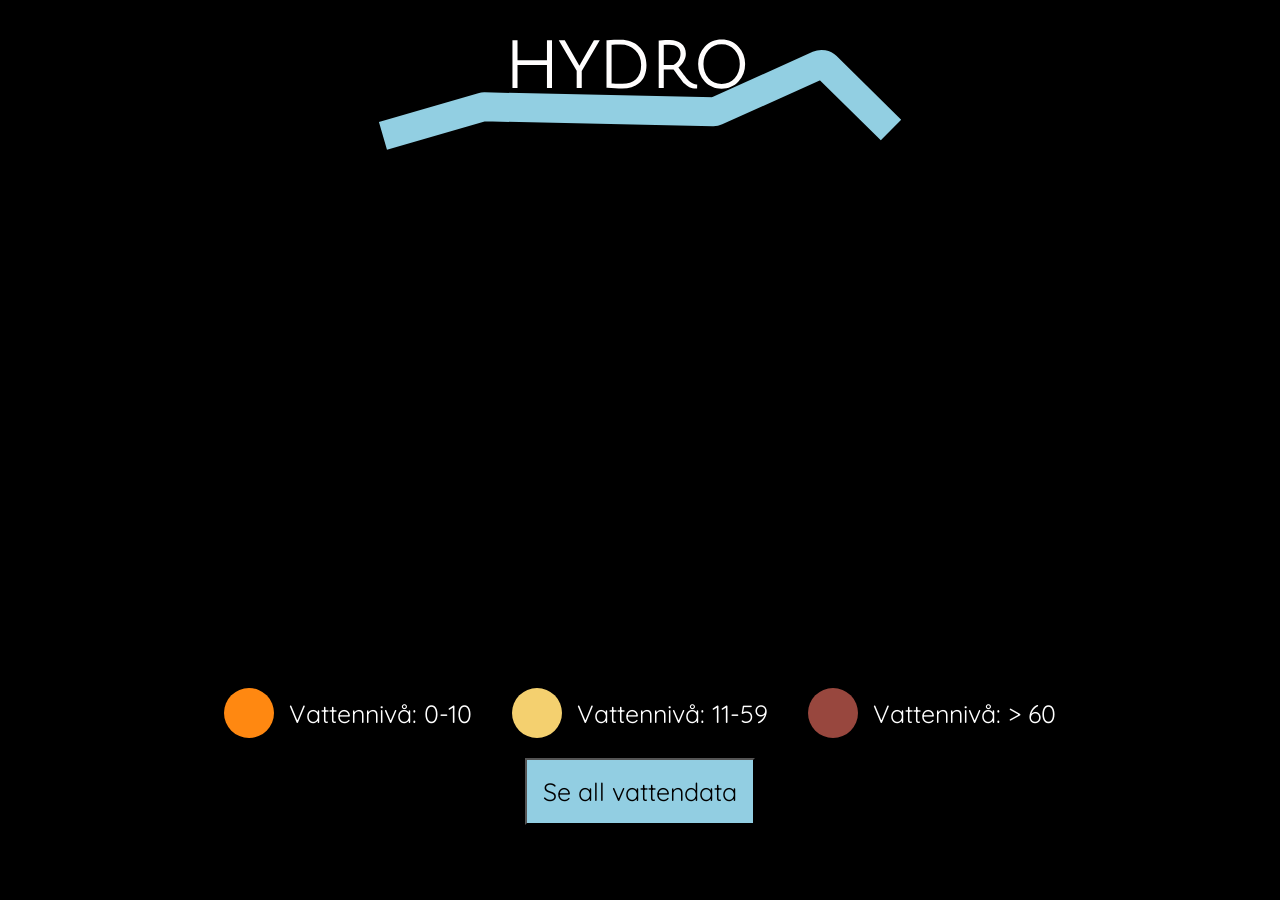
<file: index.html>
<!DOCTYPE html>
<html lang="en">
  <head>
    <meta charset="UTF-8" />
    <meta http-equiv="X-UA-Compatible" content="IE=edge" />
    <meta name="viewport" content="width=device-width, initial-scale=1.0" />
    <script src="https://api.tiles.mapbox.com/mapbox-gl-js/v2.9.2/mapbox-gl.js"></script>
    <link
      href="https://api.tiles.mapbox.com/mapbox-gl-js/v2.9.2/mapbox-gl.css"
      rel="stylesheet"
    />
    <link rel="stylesheet" href="./CSS/main.css" />
    <link rel="stylesheet" href="./CSS/ruta.css" />
    <link rel="stylesheet" href="CSS/typography.css" />
    <link rel="stylesheet" href="CSS/fonts.css" />
    <link rel="stylesheet" href="CSS/global.css" />
    <link rel="icon" type="image/x-icon" href="./images/favicon-16x16.png">
    <title>Waterworks</title>
  </head>

  <body>
    <header>
      <div class="logo-container">
        <div class="logo">
          <img src="images/hydr.svg" />
        </div>
      </div>
    </header>
    <div id="map"></div>

    <main style="margin-top: 550px">
      <section class="button-and-colors">
        <section section id="colorInfo">
          <div class="box-one">
            <div class="one"></div>
            <p>Vattennivå: 0-10</p>
          </div>
          <div class="box-two">
            <div class="two"></div>
            <p>Vattennivå: 11-59</p>
          </div>
          <div class="box-three">
            <div class="three"></div>
            <p>Vattennivå: > 60</p>
          </div>
        </section>
        <div class="button-div">
          <button class="button">Se all vattendata</button>
        </div>
      </section>
      <div class="all-water-info"></div>
    </main>
  </body>

  <script src="script.js"></script>
</html>
</file>
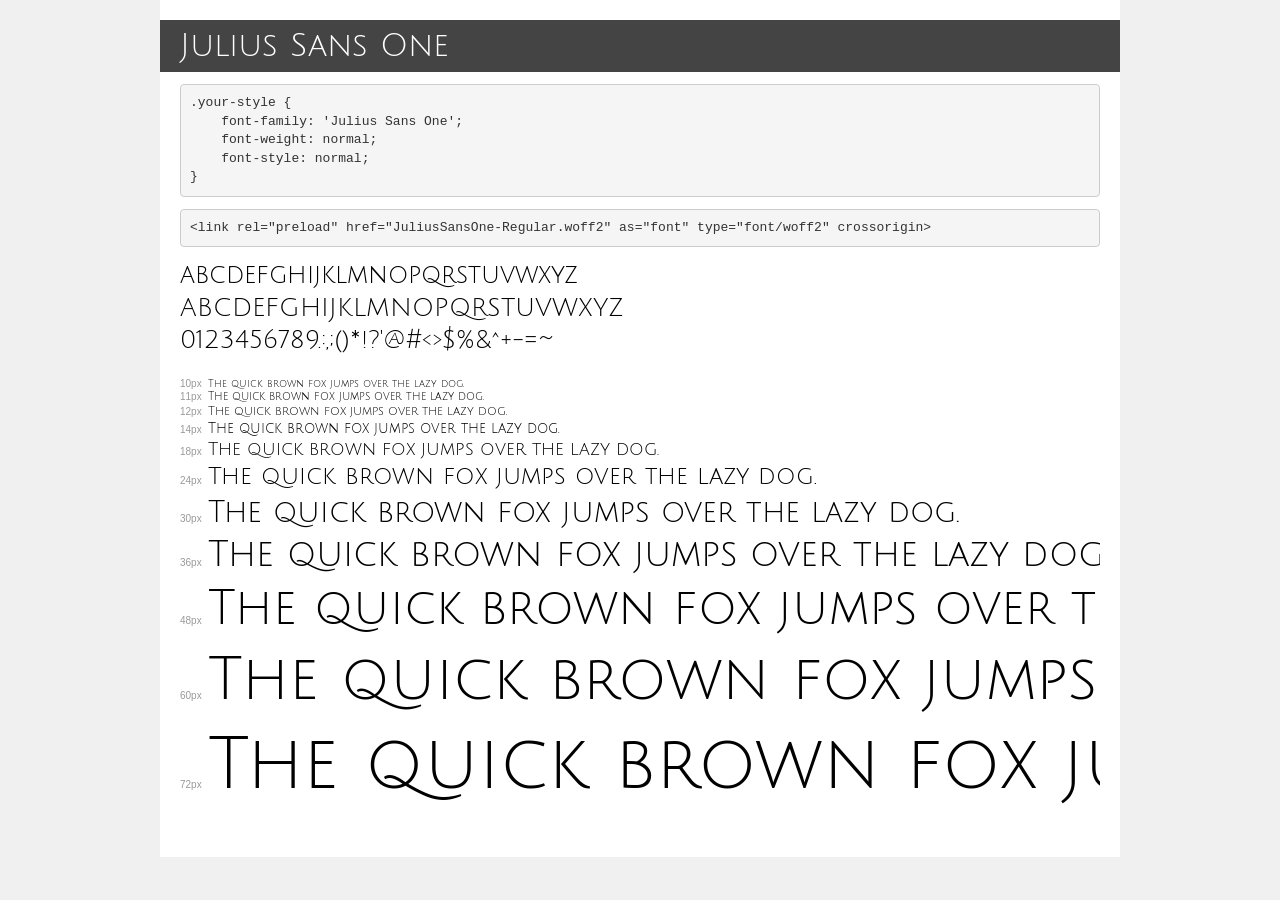
<file: fonts/JuliusSansOne/demo.html>
<!DOCTYPE html>
<html lang="en">
<head>
    <meta charset="utf-8">
    <meta http-equiv="X-UA-Compatible" content="IE=edge">
    <meta name="viewport" content="width=device-width, initial-scale=1">
    <meta name="robots" content="noindex, noarchive">
    <meta name="format-detection" content="telephone=no">
    <title>Transfonter demo</title>
    <link href="stylesheet.css" rel="stylesheet">
    <style>
        /*
        http://meyerweb.com/eric/tools/css/reset/
        v2.0 | 20110126
        License: none (public domain)
        */
        html, body, div, span, applet, object, iframe,
        h1, h2, h3, h4, h5, h6, p, blockquote, pre,
        a, abbr, acronym, address, big, cite, code,
        del, dfn, em, img, ins, kbd, q, s, samp,
        small, strike, strong, sub, sup, tt, var,
        b, u, i, center,
        dl, dt, dd, ol, ul, li,
        fieldset, form, label, legend,
        table, caption, tbody, tfoot, thead, tr, th, td,
        article, aside, canvas, details, embed,
        figure, figcaption, footer, header, hgroup,
        menu, nav, output, ruby, section, summary,
        time, mark, audio, video {
            margin: 0;
            padding: 0;
            border: 0;
            font-size: 100%;
            font: inherit;
            vertical-align: baseline;
        }
        /* HTML5 display-role reset for older browsers */
        article, aside, details, figcaption, figure,
        footer, header, hgroup, menu, nav, section {
            display: block;
        }
        body {
            line-height: 1;
        }
        ol, ul {
            list-style: none;
        }
        blockquote, q {
            quotes: none;
        }
        blockquote:before, blockquote:after,
        q:before, q:after {
            content: '';
            content: none;
        }
        table {
            border-collapse: collapse;
            border-spacing: 0;
        }
        /* demo styles */
        body {
            background: #f0f0f0;
            color: #000;
        }
        .page {
            background: #fff;
            width: 920px;
            margin: 0 auto;
            padding: 20px 20px 0 20px;
            overflow: hidden;
        }
        .font-container {
            overflow-x: auto;
            overflow-y: hidden;
            margin-bottom: 40px;
            line-height: 1.3;
            white-space: nowrap;
            padding-bottom: 5px;
        }
        h1 {
            position: relative;
            background: #444;
            font-size: 32px;
            color: #fff;
            padding: 10px 20px;
            margin: 0 -20px 12px -20px;
        }
        .letters {
            font-size: 25px;
            margin-bottom: 20px;
        }
        .s10:before {
            content: '10px';
        }
        .s11:before {
            content: '11px';
        }
        .s12:before {
            content: '12px';
        }
        .s14:before {
            content: '14px';
        }
        .s18:before {
            content: '18px';
        }
        .s24:before {
            content: '24px';
        }
        .s30:before {
            content: '30px';
        }
        .s36:before {
            content: '36px';
        }
        .s48:before {
            content: '48px';
        }
        .s60:before {
            content: '60px';
        }
        .s72:before {
            content: '72px';
        }
        .s10:before, .s11:before, .s12:before, .s14:before,
        .s18:before, .s24:before, .s30:before, .s36:before,
        .s48:before, .s60:before, .s72:before {
            font-family: Arial, sans-serif;
            font-size: 10px;
            font-weight: normal;
            font-style: normal;
            color: #999;
            padding-right: 6px;
        }
        pre {
            display: block;
            padding: 9px;
            margin: 0 0 12px;
            font-family: Monaco, Menlo, Consolas, "Courier New", monospace;
            font-size: 13px;
            line-height: 1.428571429;
            color: #333;
            font-weight: normal;
            font-style: normal;
            background-color: #f5f5f5;
            border: 1px solid #ccc;
            overflow-x: auto;
            border-radius: 4px;
        }
        /* responsive */
        @media (max-width: 959px) {
            .page {
                width: auto;
                margin: 0;
            }
        }
    </style>
</head>
<body>
<div class="page">
    <div class="demo">
        <h1 style="font-family: 'Julius Sans One'; font-weight: normal; font-style: normal;">Julius Sans One</h1>
        <pre title="Usage">.your-style {
    font-family: 'Julius Sans One';
    font-weight: normal;
    font-style: normal;
}</pre>
        <pre title="Preload (optional)">
&lt;link rel=&quot;preload&quot; href=&quot;JuliusSansOne-Regular.woff2&quot; as=&quot;font&quot; type=&quot;font/woff2&quot; crossorigin&gt;</pre>
        <div class="font-container" style="font-family: 'Julius Sans One'; font-weight: normal; font-style: normal;">
            <p class="letters">
                abcdefghijklmnopqrstuvwxyz<br>
ABCDEFGHIJKLMNOPQRSTUVWXYZ<br>
                0123456789.:,;()*!?'@#&lt;&gt;$%&^+-=~
            </p>
            <p class="s10" style="font-size: 10px;">The quick brown fox jumps over the lazy dog.</p>
            <p class="s11" style="font-size: 11px;">The quick brown fox jumps over the lazy dog.</p>
            <p class="s12" style="font-size: 12px;">The quick brown fox jumps over the lazy dog.</p>
            <p class="s14" style="font-size: 14px;">The quick brown fox jumps over the lazy dog.</p>
            <p class="s18" style="font-size: 18px;">The quick brown fox jumps over the lazy dog.</p>
            <p class="s24" style="font-size: 24px;">The quick brown fox jumps over the lazy dog.</p>
            <p class="s30" style="font-size: 30px;">The quick brown fox jumps over the lazy dog.</p>
            <p class="s36" style="font-size: 36px;">The quick brown fox jumps over the lazy dog.</p>
            <p class="s48" style="font-size: 48px;">The quick brown fox jumps over the lazy dog.</p>
            <p class="s60" style="font-size: 60px;">The quick brown fox jumps over the lazy dog.</p>
            <p class="s72" style="font-size: 72px;">The quick brown fox jumps over the lazy dog.</p>
        </div>
    </div>

</div>
</body>
</html>
</file>
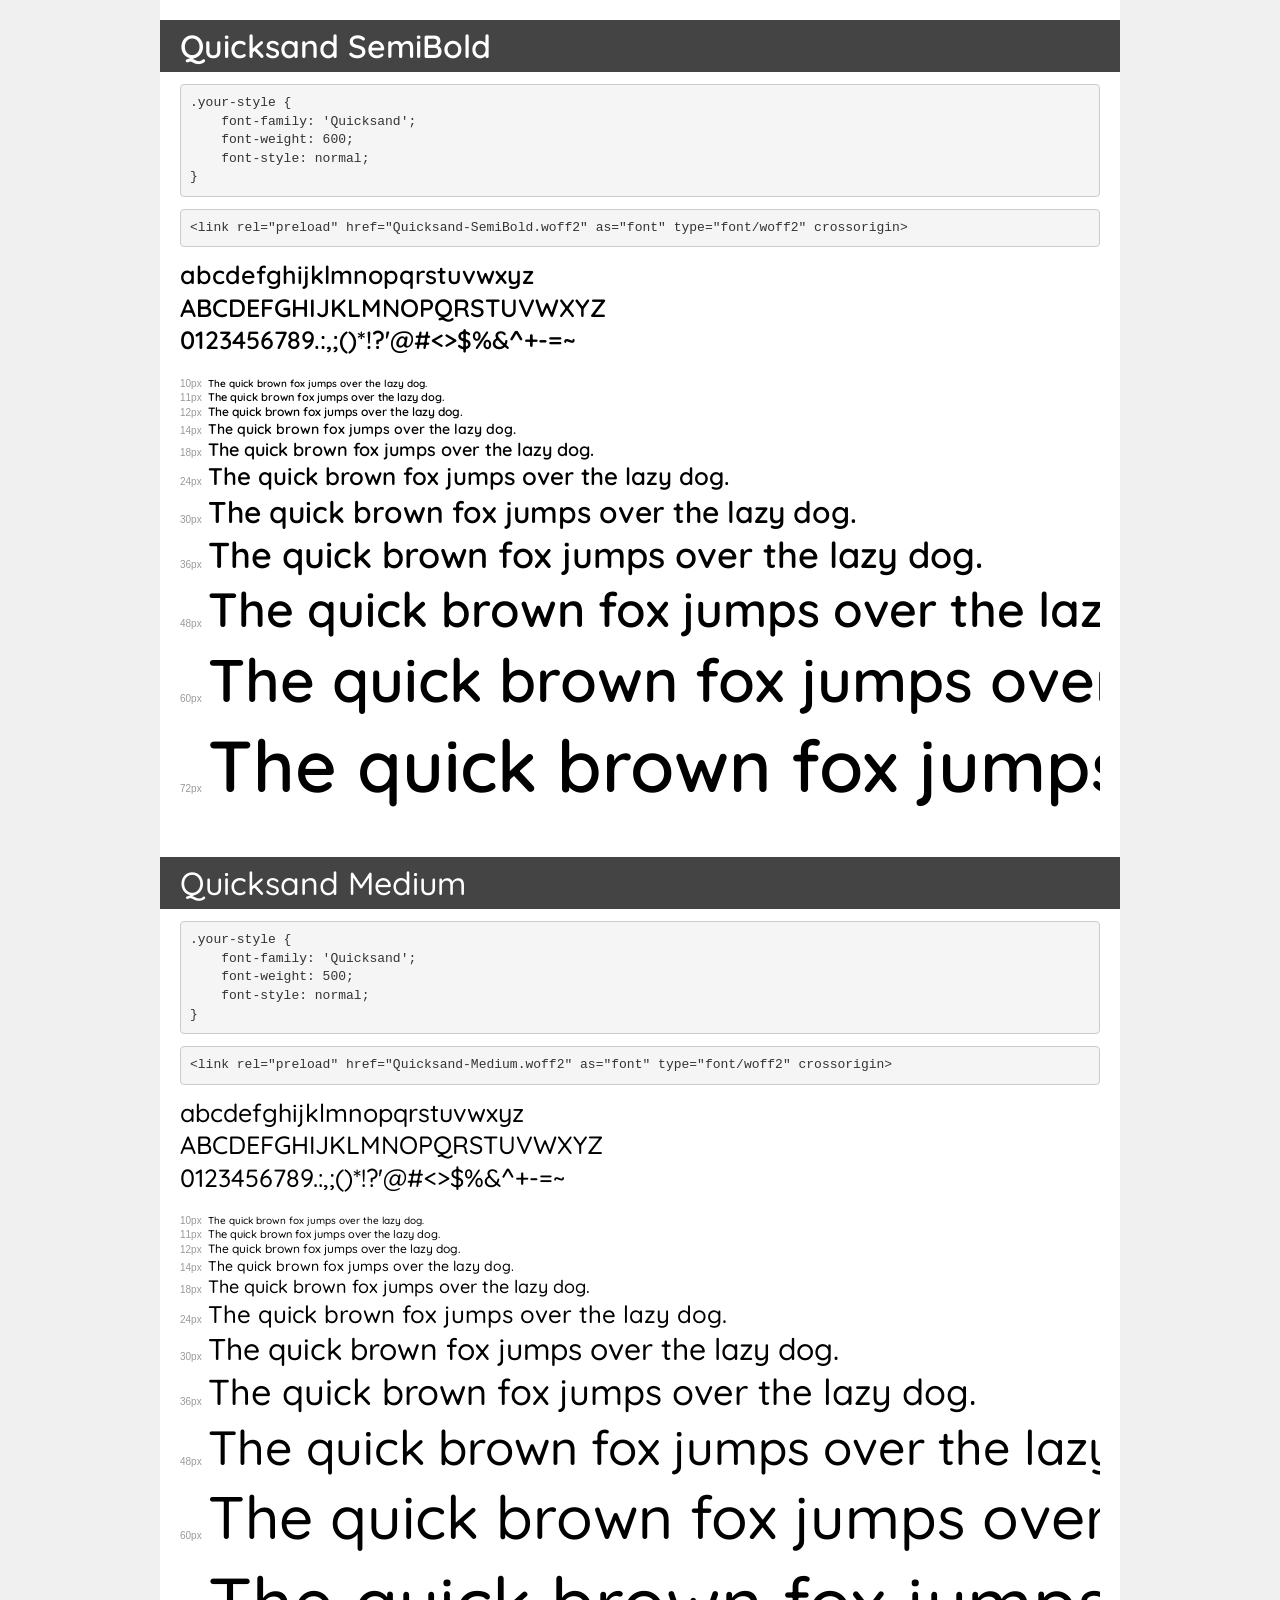
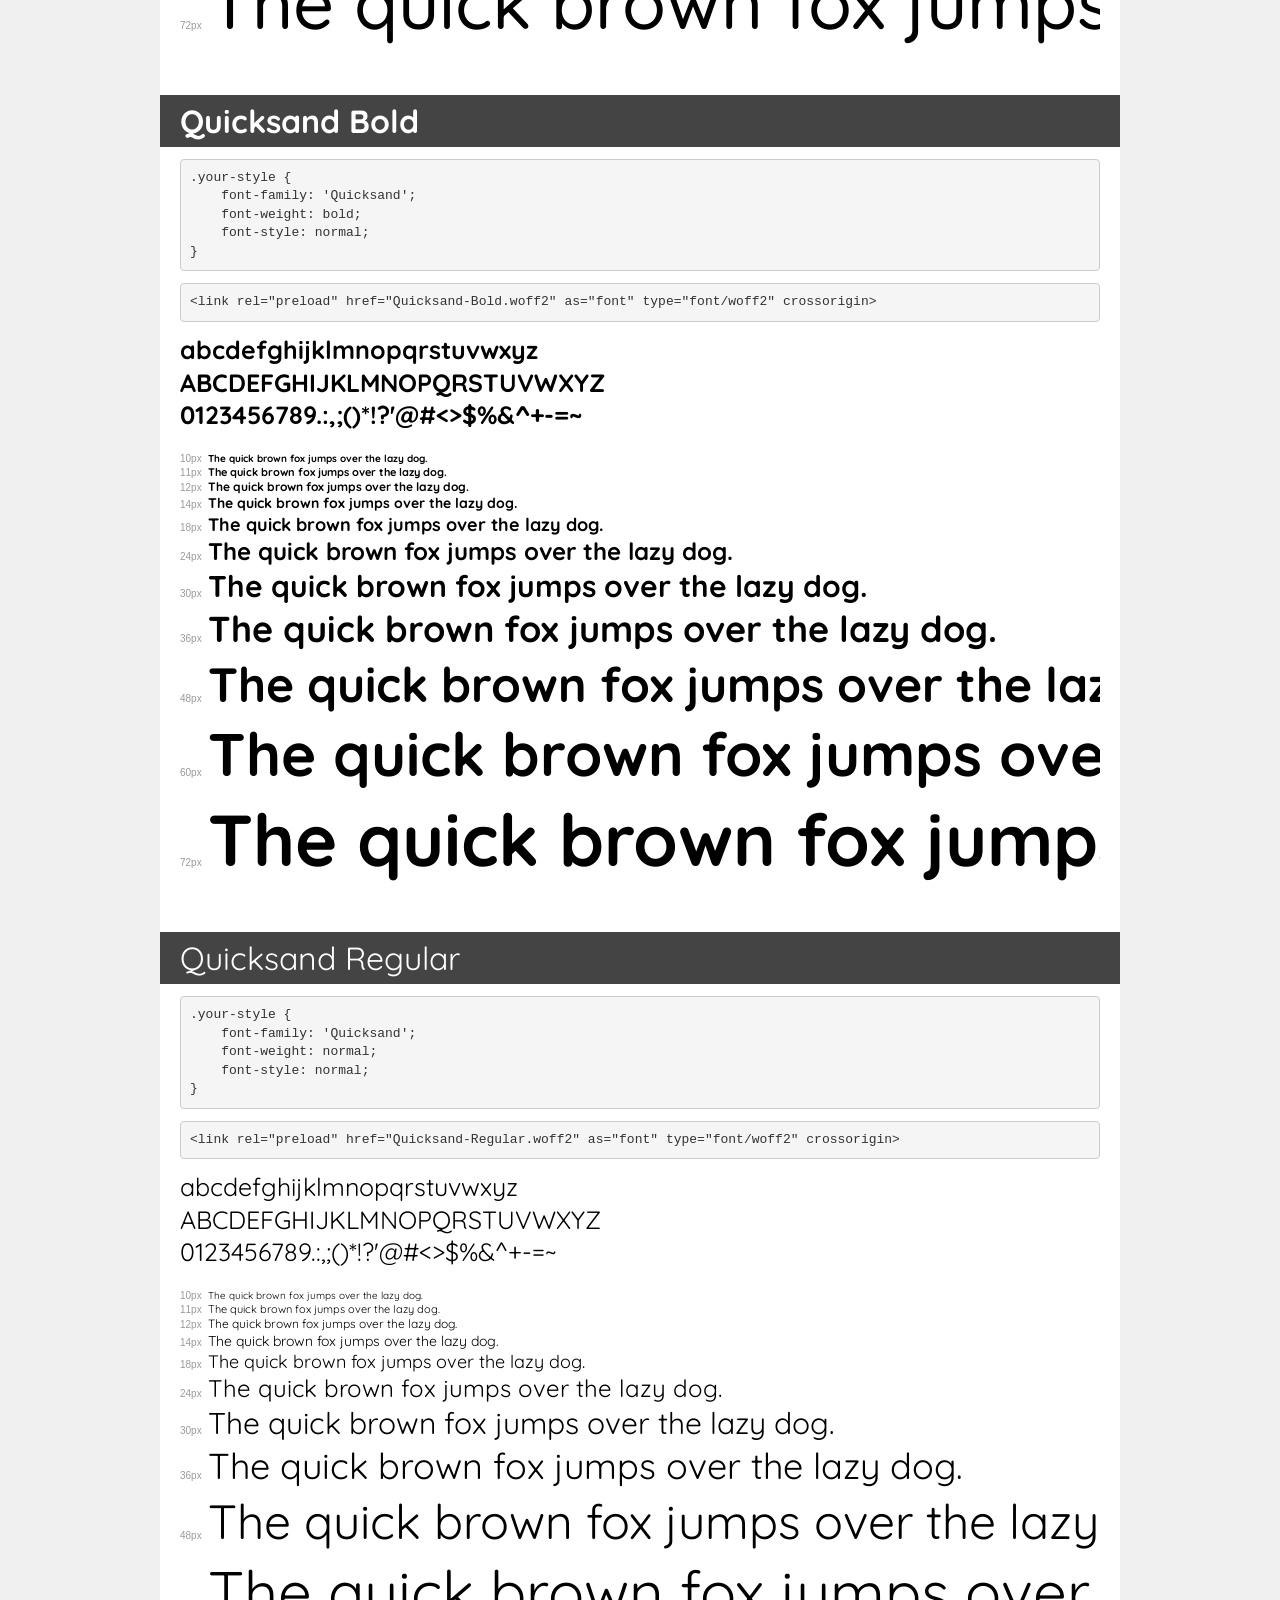
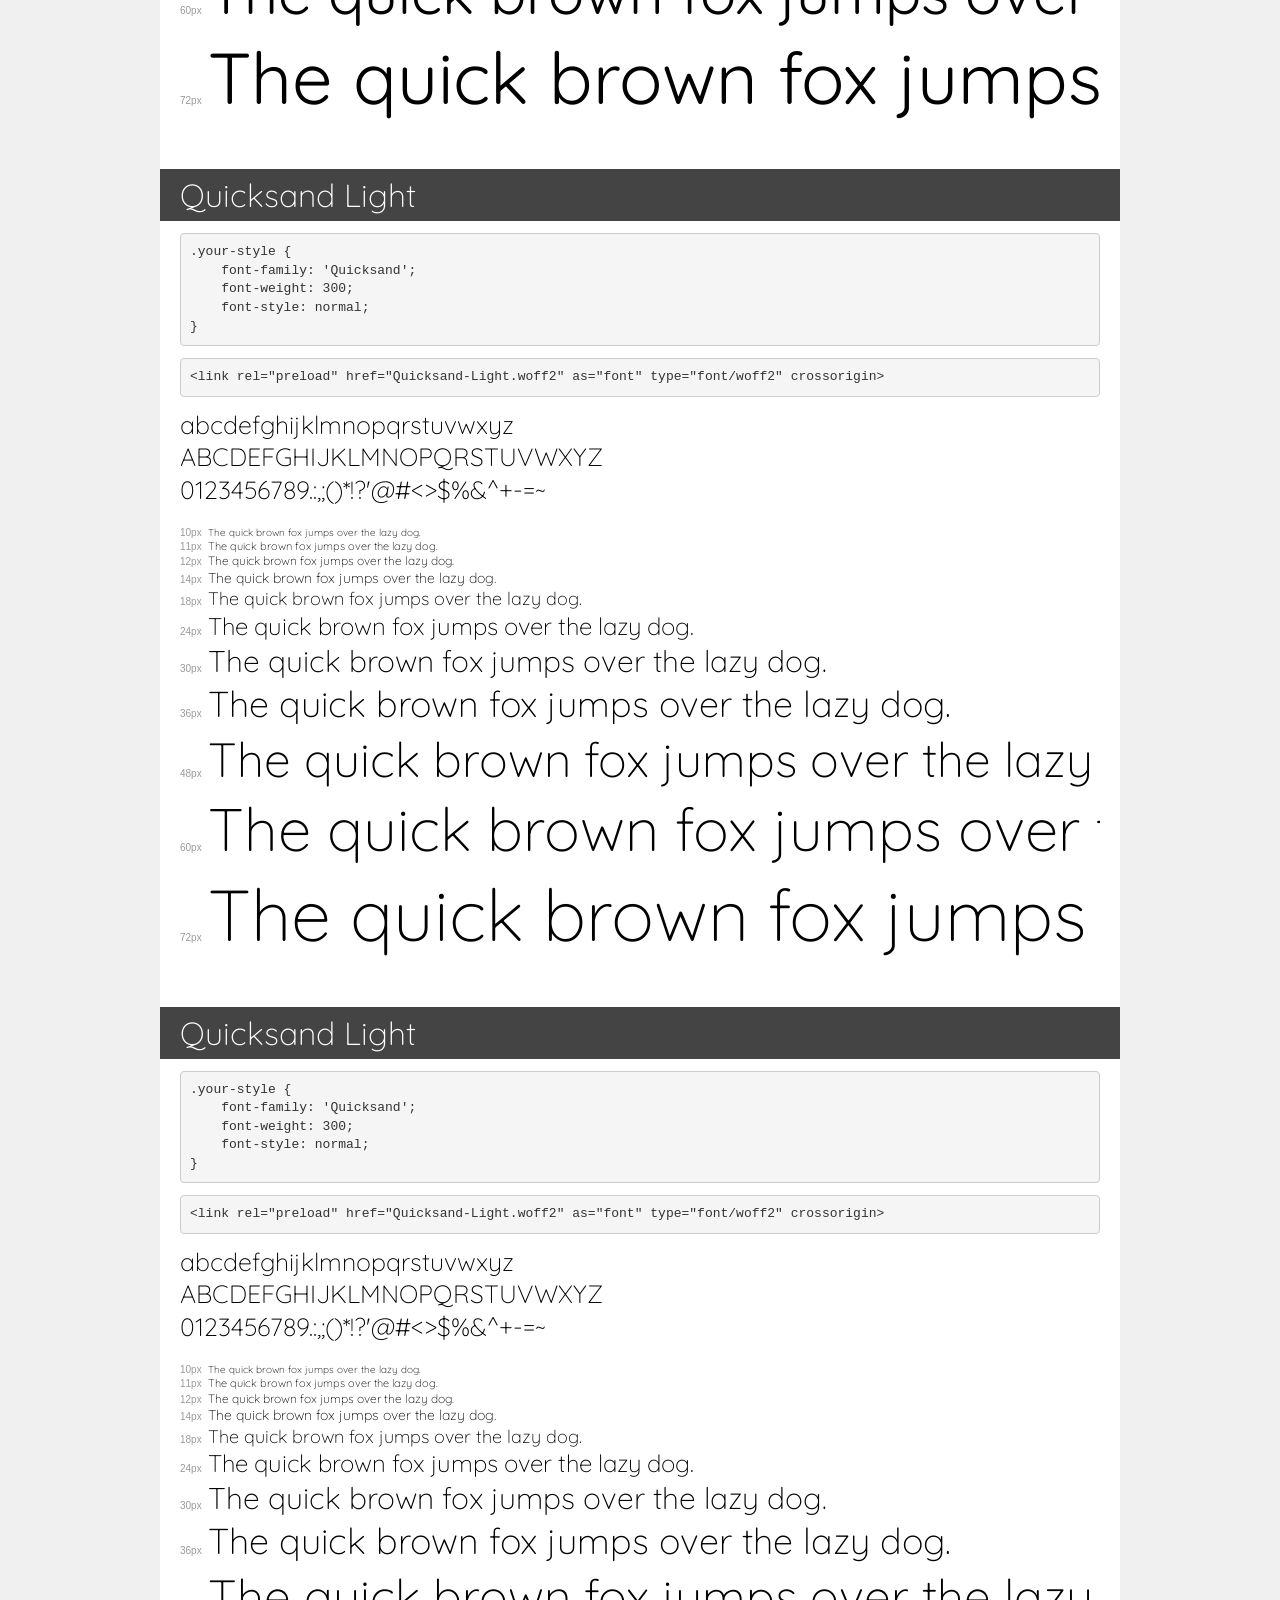
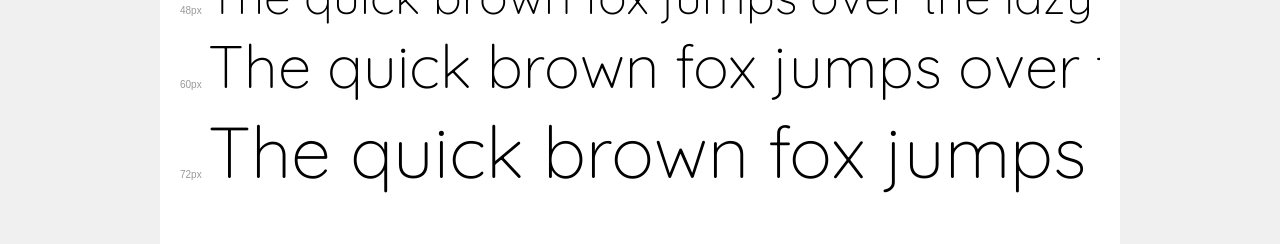
<file: fonts/Quicksand/demo.html>
<!DOCTYPE html>
<html lang="en">
<head>
    <meta charset="utf-8">
    <meta http-equiv="X-UA-Compatible" content="IE=edge">
    <meta name="viewport" content="width=device-width, initial-scale=1">
    <meta name="robots" content="noindex, noarchive">
    <meta name="format-detection" content="telephone=no">
    <title>Transfonter demo</title>
    <link href="stylesheet.css" rel="stylesheet">
    <style>
        /*
        http://meyerweb.com/eric/tools/css/reset/
        v2.0 | 20110126
        License: none (public domain)
        */
        html, body, div, span, applet, object, iframe,
        h1, h2, h3, h4, h5, h6, p, blockquote, pre,
        a, abbr, acronym, address, big, cite, code,
        del, dfn, em, img, ins, kbd, q, s, samp,
        small, strike, strong, sub, sup, tt, var,
        b, u, i, center,
        dl, dt, dd, ol, ul, li,
        fieldset, form, label, legend,
        table, caption, tbody, tfoot, thead, tr, th, td,
        article, aside, canvas, details, embed,
        figure, figcaption, footer, header, hgroup,
        menu, nav, output, ruby, section, summary,
        time, mark, audio, video {
            margin: 0;
            padding: 0;
            border: 0;
            font-size: 100%;
            font: inherit;
            vertical-align: baseline;
        }
        /* HTML5 display-role reset for older browsers */
        article, aside, details, figcaption, figure,
        footer, header, hgroup, menu, nav, section {
            display: block;
        }
        body {
            line-height: 1;
        }
        ol, ul {
            list-style: none;
        }
        blockquote, q {
            quotes: none;
        }
        blockquote:before, blockquote:after,
        q:before, q:after {
            content: '';
            content: none;
        }
        table {
            border-collapse: collapse;
            border-spacing: 0;
        }
        /* demo styles */
        body {
            background: #f0f0f0;
            color: #000;
        }
        .page {
            background: #fff;
            width: 920px;
            margin: 0 auto;
            padding: 20px 20px 0 20px;
            overflow: hidden;
        }
        .font-container {
            overflow-x: auto;
            overflow-y: hidden;
            margin-bottom: 40px;
            line-height: 1.3;
            white-space: nowrap;
            padding-bottom: 5px;
        }
        h1 {
            position: relative;
            background: #444;
            font-size: 32px;
            color: #fff;
            padding: 10px 20px;
            margin: 0 -20px 12px -20px;
        }
        .letters {
            font-size: 25px;
            margin-bottom: 20px;
        }
        .s10:before {
            content: '10px';
        }
        .s11:before {
            content: '11px';
        }
        .s12:before {
            content: '12px';
        }
        .s14:before {
            content: '14px';
        }
        .s18:before {
            content: '18px';
        }
        .s24:before {
            content: '24px';
        }
        .s30:before {
            content: '30px';
        }
        .s36:before {
            content: '36px';
        }
        .s48:before {
            content: '48px';
        }
        .s60:before {
            content: '60px';
        }
        .s72:before {
            content: '72px';
        }
        .s10:before, .s11:before, .s12:before, .s14:before,
        .s18:before, .s24:before, .s30:before, .s36:before,
        .s48:before, .s60:before, .s72:before {
            font-family: Arial, sans-serif;
            font-size: 10px;
            font-weight: normal;
            font-style: normal;
            color: #999;
            padding-right: 6px;
        }
        pre {
            display: block;
            padding: 9px;
            margin: 0 0 12px;
            font-family: Monaco, Menlo, Consolas, "Courier New", monospace;
            font-size: 13px;
            line-height: 1.428571429;
            color: #333;
            font-weight: normal;
            font-style: normal;
            background-color: #f5f5f5;
            border: 1px solid #ccc;
            overflow-x: auto;
            border-radius: 4px;
        }
        /* responsive */
        @media (max-width: 959px) {
            .page {
                width: auto;
                margin: 0;
            }
        }
    </style>
</head>
<body>
<div class="page">
    <div class="demo">
        <h1 style="font-family: 'Quicksand'; font-weight: 600; font-style: normal;">Quicksand SemiBold</h1>
        <pre title="Usage">.your-style {
    font-family: 'Quicksand';
    font-weight: 600;
    font-style: normal;
}</pre>
        <pre title="Preload (optional)">
&lt;link rel=&quot;preload&quot; href=&quot;Quicksand-SemiBold.woff2&quot; as=&quot;font&quot; type=&quot;font/woff2&quot; crossorigin&gt;</pre>
        <div class="font-container" style="font-family: 'Quicksand'; font-weight: 600; font-style: normal;">
            <p class="letters">
                abcdefghijklmnopqrstuvwxyz<br>
ABCDEFGHIJKLMNOPQRSTUVWXYZ<br>
                0123456789.:,;()*!?'@#&lt;&gt;$%&^+-=~
            </p>
            <p class="s10" style="font-size: 10px;">The quick brown fox jumps over the lazy dog.</p>
            <p class="s11" style="font-size: 11px;">The quick brown fox jumps over the lazy dog.</p>
            <p class="s12" style="font-size: 12px;">The quick brown fox jumps over the lazy dog.</p>
            <p class="s14" style="font-size: 14px;">The quick brown fox jumps over the lazy dog.</p>
            <p class="s18" style="font-size: 18px;">The quick brown fox jumps over the lazy dog.</p>
            <p class="s24" style="font-size: 24px;">The quick brown fox jumps over the lazy dog.</p>
            <p class="s30" style="font-size: 30px;">The quick brown fox jumps over the lazy dog.</p>
            <p class="s36" style="font-size: 36px;">The quick brown fox jumps over the lazy dog.</p>
            <p class="s48" style="font-size: 48px;">The quick brown fox jumps over the lazy dog.</p>
            <p class="s60" style="font-size: 60px;">The quick brown fox jumps over the lazy dog.</p>
            <p class="s72" style="font-size: 72px;">The quick brown fox jumps over the lazy dog.</p>
        </div>
    </div>

    <div class="demo">
        <h1 style="font-family: 'Quicksand'; font-weight: 500; font-style: normal;">Quicksand Medium</h1>
        <pre title="Usage">.your-style {
    font-family: 'Quicksand';
    font-weight: 500;
    font-style: normal;
}</pre>
        <pre title="Preload (optional)">
&lt;link rel=&quot;preload&quot; href=&quot;Quicksand-Medium.woff2&quot; as=&quot;font&quot; type=&quot;font/woff2&quot; crossorigin&gt;</pre>
        <div class="font-container" style="font-family: 'Quicksand'; font-weight: 500; font-style: normal;">
            <p class="letters">
                abcdefghijklmnopqrstuvwxyz<br>
ABCDEFGHIJKLMNOPQRSTUVWXYZ<br>
                0123456789.:,;()*!?'@#&lt;&gt;$%&^+-=~
            </p>
            <p class="s10" style="font-size: 10px;">The quick brown fox jumps over the lazy dog.</p>
            <p class="s11" style="font-size: 11px;">The quick brown fox jumps over the lazy dog.</p>
            <p class="s12" style="font-size: 12px;">The quick brown fox jumps over the lazy dog.</p>
            <p class="s14" style="font-size: 14px;">The quick brown fox jumps over the lazy dog.</p>
            <p class="s18" style="font-size: 18px;">The quick brown fox jumps over the lazy dog.</p>
            <p class="s24" style="font-size: 24px;">The quick brown fox jumps over the lazy dog.</p>
            <p class="s30" style="font-size: 30px;">The quick brown fox jumps over the lazy dog.</p>
            <p class="s36" style="font-size: 36px;">The quick brown fox jumps over the lazy dog.</p>
            <p class="s48" style="font-size: 48px;">The quick brown fox jumps over the lazy dog.</p>
            <p class="s60" style="font-size: 60px;">The quick brown fox jumps over the lazy dog.</p>
            <p class="s72" style="font-size: 72px;">The quick brown fox jumps over the lazy dog.</p>
        </div>
    </div>

    <div class="demo">
        <h1 style="font-family: 'Quicksand'; font-weight: bold; font-style: normal;">Quicksand Bold</h1>
        <pre title="Usage">.your-style {
    font-family: 'Quicksand';
    font-weight: bold;
    font-style: normal;
}</pre>
        <pre title="Preload (optional)">
&lt;link rel=&quot;preload&quot; href=&quot;Quicksand-Bold.woff2&quot; as=&quot;font&quot; type=&quot;font/woff2&quot; crossorigin&gt;</pre>
        <div class="font-container" style="font-family: 'Quicksand'; font-weight: bold; font-style: normal;">
            <p class="letters">
                abcdefghijklmnopqrstuvwxyz<br>
ABCDEFGHIJKLMNOPQRSTUVWXYZ<br>
                0123456789.:,;()*!?'@#&lt;&gt;$%&^+-=~
            </p>
            <p class="s10" style="font-size: 10px;">The quick brown fox jumps over the lazy dog.</p>
            <p class="s11" style="font-size: 11px;">The quick brown fox jumps over the lazy dog.</p>
            <p class="s12" style="font-size: 12px;">The quick brown fox jumps over the lazy dog.</p>
            <p class="s14" style="font-size: 14px;">The quick brown fox jumps over the lazy dog.</p>
            <p class="s18" style="font-size: 18px;">The quick brown fox jumps over the lazy dog.</p>
            <p class="s24" style="font-size: 24px;">The quick brown fox jumps over the lazy dog.</p>
            <p class="s30" style="font-size: 30px;">The quick brown fox jumps over the lazy dog.</p>
            <p class="s36" style="font-size: 36px;">The quick brown fox jumps over the lazy dog.</p>
            <p class="s48" style="font-size: 48px;">The quick brown fox jumps over the lazy dog.</p>
            <p class="s60" style="font-size: 60px;">The quick brown fox jumps over the lazy dog.</p>
            <p class="s72" style="font-size: 72px;">The quick brown fox jumps over the lazy dog.</p>
        </div>
    </div>

    <div class="demo">
        <h1 style="font-family: 'Quicksand'; font-weight: normal; font-style: normal;">Quicksand Regular</h1>
        <pre title="Usage">.your-style {
    font-family: 'Quicksand';
    font-weight: normal;
    font-style: normal;
}</pre>
        <pre title="Preload (optional)">
&lt;link rel=&quot;preload&quot; href=&quot;Quicksand-Regular.woff2&quot; as=&quot;font&quot; type=&quot;font/woff2&quot; crossorigin&gt;</pre>
        <div class="font-container" style="font-family: 'Quicksand'; font-weight: normal; font-style: normal;">
            <p class="letters">
                abcdefghijklmnopqrstuvwxyz<br>
ABCDEFGHIJKLMNOPQRSTUVWXYZ<br>
                0123456789.:,;()*!?'@#&lt;&gt;$%&^+-=~
            </p>
            <p class="s10" style="font-size: 10px;">The quick brown fox jumps over the lazy dog.</p>
            <p class="s11" style="font-size: 11px;">The quick brown fox jumps over the lazy dog.</p>
            <p class="s12" style="font-size: 12px;">The quick brown fox jumps over the lazy dog.</p>
            <p class="s14" style="font-size: 14px;">The quick brown fox jumps over the lazy dog.</p>
            <p class="s18" style="font-size: 18px;">The quick brown fox jumps over the lazy dog.</p>
            <p class="s24" style="font-size: 24px;">The quick brown fox jumps over the lazy dog.</p>
            <p class="s30" style="font-size: 30px;">The quick brown fox jumps over the lazy dog.</p>
            <p class="s36" style="font-size: 36px;">The quick brown fox jumps over the lazy dog.</p>
            <p class="s48" style="font-size: 48px;">The quick brown fox jumps over the lazy dog.</p>
            <p class="s60" style="font-size: 60px;">The quick brown fox jumps over the lazy dog.</p>
            <p class="s72" style="font-size: 72px;">The quick brown fox jumps over the lazy dog.</p>
        </div>
    </div>

    <div class="demo">
        <h1 style="font-family: 'Quicksand'; font-weight: 300; font-style: normal;">Quicksand Light</h1>
        <pre title="Usage">.your-style {
    font-family: 'Quicksand';
    font-weight: 300;
    font-style: normal;
}</pre>
        <pre title="Preload (optional)">
&lt;link rel=&quot;preload&quot; href=&quot;Quicksand-Light.woff2&quot; as=&quot;font&quot; type=&quot;font/woff2&quot; crossorigin&gt;</pre>
        <div class="font-container" style="font-family: 'Quicksand'; font-weight: 300; font-style: normal;">
            <p class="letters">
                abcdefghijklmnopqrstuvwxyz<br>
ABCDEFGHIJKLMNOPQRSTUVWXYZ<br>
                0123456789.:,;()*!?'@#&lt;&gt;$%&^+-=~
            </p>
            <p class="s10" style="font-size: 10px;">The quick brown fox jumps over the lazy dog.</p>
            <p class="s11" style="font-size: 11px;">The quick brown fox jumps over the lazy dog.</p>
            <p class="s12" style="font-size: 12px;">The quick brown fox jumps over the lazy dog.</p>
            <p class="s14" style="font-size: 14px;">The quick brown fox jumps over the lazy dog.</p>
            <p class="s18" style="font-size: 18px;">The quick brown fox jumps over the lazy dog.</p>
            <p class="s24" style="font-size: 24px;">The quick brown fox jumps over the lazy dog.</p>
            <p class="s30" style="font-size: 30px;">The quick brown fox jumps over the lazy dog.</p>
            <p class="s36" style="font-size: 36px;">The quick brown fox jumps over the lazy dog.</p>
            <p class="s48" style="font-size: 48px;">The quick brown fox jumps over the lazy dog.</p>
            <p class="s60" style="font-size: 60px;">The quick brown fox jumps over the lazy dog.</p>
            <p class="s72" style="font-size: 72px;">The quick brown fox jumps over the lazy dog.</p>
        </div>
    </div>

    <div class="demo">
        <h1 style="font-family: 'Quicksand'; font-weight: 300; font-style: normal;">Quicksand Light</h1>
        <pre title="Usage">.your-style {
    font-family: 'Quicksand';
    font-weight: 300;
    font-style: normal;
}</pre>
        <pre title="Preload (optional)">
&lt;link rel=&quot;preload&quot; href=&quot;Quicksand-Light.woff2&quot; as=&quot;font&quot; type=&quot;font/woff2&quot; crossorigin&gt;</pre>
        <div class="font-container" style="font-family: 'Quicksand'; font-weight: 300; font-style: normal;">
            <p class="letters">
                abcdefghijklmnopqrstuvwxyz<br>
ABCDEFGHIJKLMNOPQRSTUVWXYZ<br>
                0123456789.:,;()*!?'@#&lt;&gt;$%&^+-=~
            </p>
            <p class="s10" style="font-size: 10px;">The quick brown fox jumps over the lazy dog.</p>
            <p class="s11" style="font-size: 11px;">The quick brown fox jumps over the lazy dog.</p>
            <p class="s12" style="font-size: 12px;">The quick brown fox jumps over the lazy dog.</p>
            <p class="s14" style="font-size: 14px;">The quick brown fox jumps over the lazy dog.</p>
            <p class="s18" style="font-size: 18px;">The quick brown fox jumps over the lazy dog.</p>
            <p class="s24" style="font-size: 24px;">The quick brown fox jumps over the lazy dog.</p>
            <p class="s30" style="font-size: 30px;">The quick brown fox jumps over the lazy dog.</p>
            <p class="s36" style="font-size: 36px;">The quick brown fox jumps over the lazy dog.</p>
            <p class="s48" style="font-size: 48px;">The quick brown fox jumps over the lazy dog.</p>
            <p class="s60" style="font-size: 60px;">The quick brown fox jumps over the lazy dog.</p>
            <p class="s72" style="font-size: 72px;">The quick brown fox jumps over the lazy dog.</p>
        </div>
    </div>

</div>
</body>
</html>
</file>
<file: CSS/main.css>
body {
  margin: 0;
  padding: 0;
  background-color: #000000;
}

.logo img {
  max-width: 100vw;
}

.logo-container {
  height: 100%;
}

.logo {
  display: flex;
  justify-content: center;
  align-items: center;
  height: 100%;
}

header {
  background-color: black;
  margin-top: 2rem;
  margin-bottom: -2rem;
}

.mapboxgl-popup-content {
  background-color: #92cee2;
  color: black;
  font-size: 1rem;
}

.mapboxgl-popup-anchor-bottom .mapboxgl-popup-tip {
  border-top-color: #92cee2;
}

.mapboxgl-popup-anchor-top .mapboxgl-popup-tip {
  border-bottom-color: #92cee2;
}

.mapboxgl-popup-anchor-left .mapboxgl-popup-tip {
  border-right-color: #92cee2;
}

.mapboxgl-popup-anchor-right .mapboxgl-popup-tip {
  border-left-color: #92cee2;
}

.mapboxgl-popup-anchor-top-right .mapboxgl-popup-tip {
  border-bottom-color: #92cee2;
}

.mapboxgl-popup-anchor-bottom-right .mapboxgl-popup-tip {
  border-top-color: #92cee2;
}

.mapboxgl-popup-anchor-top-left .mapboxgl-popup-tip {
  border-bottom-color: #92cee2;
}

.mapboxgl-popup-anchor-bottom-left .mapboxgl-popup-tip {
  border-top-color: #92cee2;
}

@keyframes popup {
  from {
    top: 100%;
  }
  to {
    top: 73%;
  }
}

@media (max-width: 720px) {
  .mapboxgl-popup {
    all: unset;
    position: relative;
    animation-name: popup;
    animation-duration: 1s;
    top: 73%;
    text-align: center;
  }
  .mapboxgl-popup-content {
    height: 100%;
  }
  .mapboxgl-popup-tip {
    display: none;
  }
}
body {
  margin: 0;
  padding: 0;
  background-color: #000000;
}

#colorInfo {
  display: flex;
  flex-direction: row;
  justify-content: space-around;
  color: white;
  text-align: center;
  font-size: 20px;
}

#colorInfo img {
  width: 100px;
}

.button {
  background-color: green;
  color: white;
}

.logo-container {
  height: 100%;
}

.logo {
  display: flex;
  justify-content: center;
  align-items: center;
  height: 100%;
}

.logo img {
  max-width: 100vw;
}

header {
  background-color: black;
  margin-top: 2rem;
  margin-bottom: -2rem;
}

.all-water-info {
  display: grid;
  grid-template-columns: 30% 30% 30%;
  justify-content: center;
}

.info-card {
  display: flex;
  flex-direction: column;
  /* background-color: #86dfeb; */
  background-color: #92cee2;
  margin: 1rem;
  padding: 0.5rem;
  height: 128px;
  border-radius: 4px;
}

.info-card h2 {
  margin: 0;
}

.info-card p {
  margin-bottom: auto;
}

.mapboxgl-popup-content {
  background-color: #92cee2;
  color: black;
  font-size: 1rem;
}

.mapboxgl-popup-anchor-bottom .mapboxgl-popup-tip {
  border-top-color: #92cee2;
}

.mapboxgl-popup-anchor-top .mapboxgl-popup-tip {
  border-bottom-color: #92cee2;
}

.mapboxgl-popup-anchor-left .mapboxgl-popup-tip {
  border-right-color: #92cee2;
}

.mapboxgl-popup-anchor-right .mapboxgl-popup-tip {
  border-left-color: #92cee2;
}

.mapboxgl-popup-anchor-top-right .mapboxgl-popup-tip {
  border-bottom-color: #92cee2;
}

.mapboxgl-popup-anchor-bottom-right .mapboxgl-popup-tip {
  border-top-color: #92cee2;
}

.mapboxgl-popup-anchor-top-left .mapboxgl-popup-tip {
  border-bottom-color: #92cee2;
}

.mapboxgl-popup-anchor-bottom-left .mapboxgl-popup-tip {
  border-top-color: #92cee2;
}

@keyframes popup {
  from {
    top: 100%;
  }
  to {
    top: 73%;
  }
}

@media (max-width: 720px) {
  .mapboxgl-popup {
    all: unset;
    position: relative;
    animation-name: popup;
    animation-duration: 1s;
    top: 73%;
    text-align: center;
  }
  .mapboxgl-popup-content {
    height: 100%;
  }
  .mapboxgl-popup-tip {
    display: none;
  }

  .all-water-info {
    grid-template-columns: 90%;
  }
}
</file>
<file: CSS/ruta.css>
#colorInfo {
  display: flex;
  flex-direction: column;

  color: white;
  font-family: "Quicksand-Regular";
  font-size: 15px;
}

.box-one,
.box-two,
.box-three {
  display: flex;
  flex-direction: row;
  align-items: center;
  gap: 15px;
  margin-left: 0.5rem;
  margin-top: 0.5rem;
}

.all-water-info {
  background-color: bla;
  height: 100%;
  width: 100%;
}

#map {
  width: 100%;
  height: 30rem;
  /* display: flex; */
  position: absolute;
  justify-content: center;
  align-items: center;
  margin: auto;
  margin-top: 4rem;
}

.hidden {
  display: none;
}

.one,
.two,
.three {
  height: 20px;
  width: 20px;
  background-color: #bbb;
  border-radius: 50%;
  display: inline-block;
}

.one {
  background-color: #ff8811;
}

.two {
  background-color: #f4d06f;
}

.three {
  background-color: #98473e;
}

.button-and-colors {
  display: flex;
  justify-content: space-around;
  align-content: space-around;
  flex-direction: row;
  padding-bottom: 0.5rem;
}

.button {
  background-color: #92cee2;
  margin-top: 1.9rem;
  cursor: pointer;
  padding: 0.4rem;
  color: black;
  justify-content: space-between;
  transition: 0.4s;
}

.button:hover {
  background-color: #2b2d5c;
  color: white;
}

@media screen and (min-width: 1024px) {
  .one,
  .two,
  .three {
    height: 50px;
    width: 50px;

    border-radius: 50%;
  }

  #colorInfo {
    display: flex;
    flex-direction: row;
    justify-content: center;
    font-size: 25px;
  }
  .box-one,
  .box-two,
  .box-three {
    margin: 20px;
  }

  .button {
    padding: 1rem;
    font-size: 25px;
    margin-bottom: 2rem;
    margin-top: 0;
  }

  .button-and-colors {
    flex-direction: column;
    align-items: center;
  }
}
</file>
<file: CSS/typography.css>
p, button {
    font-family: "Quicksand-Regular";
    margin: 0;
}

b {
    font-family: "Quicksand-Bold";
}

h1, h2, h3, h4, h5 {
    font-family: "JuliusSansOne";
}
</file>
<file: CSS/fonts.css>
@font-face {
  font-family: "JuliusSansOne";
  src: url("/fonts/JuliusSansOne/JuliusSansOne-Regular.woff2") format("woff2"),
    url("/fonts/JuliusSansOne/JuliusSansOne-Regular.woff") format("wuff");
  font-weight: 400;
}

@font-face {
  font-family: "Quicksand-Light";
  src: url("/fonts/Quicksand/Quicksand-Light.woff2") format("woff2"),
    url("/fonts/Quicksand/Quicksand-Light.woff") format("wuff");
  font-weight: 300;
}

@font-face {
  font-family: "Quicksand-Regular";
  src: url("/fonts/Quicksand/Quicksand-Regular.woff2") format("woff2"),
    url("/fonts/Quicksand/Quicksand-Regular.woff") format("wuff");
  font-weight: 400;
}

@font-face {
  font-family: "Quicksand-Medium";
  src: url("/fonts/Quicksand/Quicksand-Medium.woff2") format("woff2"),
    url("/fonts/Quicksand/Quicksand-Medium.woff") format("wuff");
  font-weight: 500;
}

@font-face {
  font-family: "Quicksand-SemiBold";
  src: url("/fonts/Quicksand/Quicksand-SemiBold.woff2") format("woff2"),
    url("/fonts/Quicksand/Quicksand-SemiBold.woff") format("wuff");
  font-weight: 600;
}

@font-face {
  font-family: "Quicksand-Bold";
  src: url("/fonts/Quicksand/Quicksand-Bold.woff2") format("woff2"),
    url("/fonts/Quicksand/Quicksand-Bold.woff") format("wuff");
  font-weight: 700;
}
</file>
<file: CSS/global.css>
main {
  margin-top: 550px;
}
</file>
<file: fonts/JuliusSansOne/stylesheet.css>
@font-face {
    font-family: 'Julius Sans One';
    src: url('JuliusSansOne-Regular.woff2') format('woff2'),
        url('JuliusSansOne-Regular.woff') format('woff');
    font-weight: normal;
    font-style: normal;
    font-display: swap;
}
</file>
<file: fonts/Quicksand/stylesheet.css>
@font-face {
    font-family: 'Quicksand';
    src: url('Quicksand-SemiBold.woff2') format('woff2'),
        url('Quicksand-SemiBold.woff') format('woff');
    font-weight: 600;
    font-style: normal;
    font-display: swap;
}

@font-face {
    font-family: 'Quicksand';
    src: url('Quicksand-Medium.woff2') format('woff2'),
        url('Quicksand-Medium.woff') format('woff');
    font-weight: 500;
    font-style: normal;
    font-display: swap;
}

@font-face {
    font-family: 'Quicksand';
    src: url('Quicksand-Bold.woff2') format('woff2'),
        url('Quicksand-Bold.woff') format('woff');
    font-weight: bold;
    font-style: normal;
    font-display: swap;
}

@font-face {
    font-family: 'Quicksand';
    src: url('Quicksand-Regular.woff2') format('woff2'),
        url('Quicksand-Regular.woff') format('woff');
    font-weight: normal;
    font-style: normal;
    font-display: swap;
}

@font-face {
    font-family: 'Quicksand';
    src: url('Quicksand-Light.woff2') format('woff2'),
        url('Quicksand-Light.woff') format('woff');
    font-weight: 300;
    font-style: normal;
    font-display: swap;
}

@font-face {
    font-family: 'Quicksand';
    src: url('Quicksand-Light.woff2') format('woff2'),
        url('Quicksand-Light.woff') format('woff');
    font-weight: 300;
    font-style: normal;
    font-display: swap;
}
</file>
